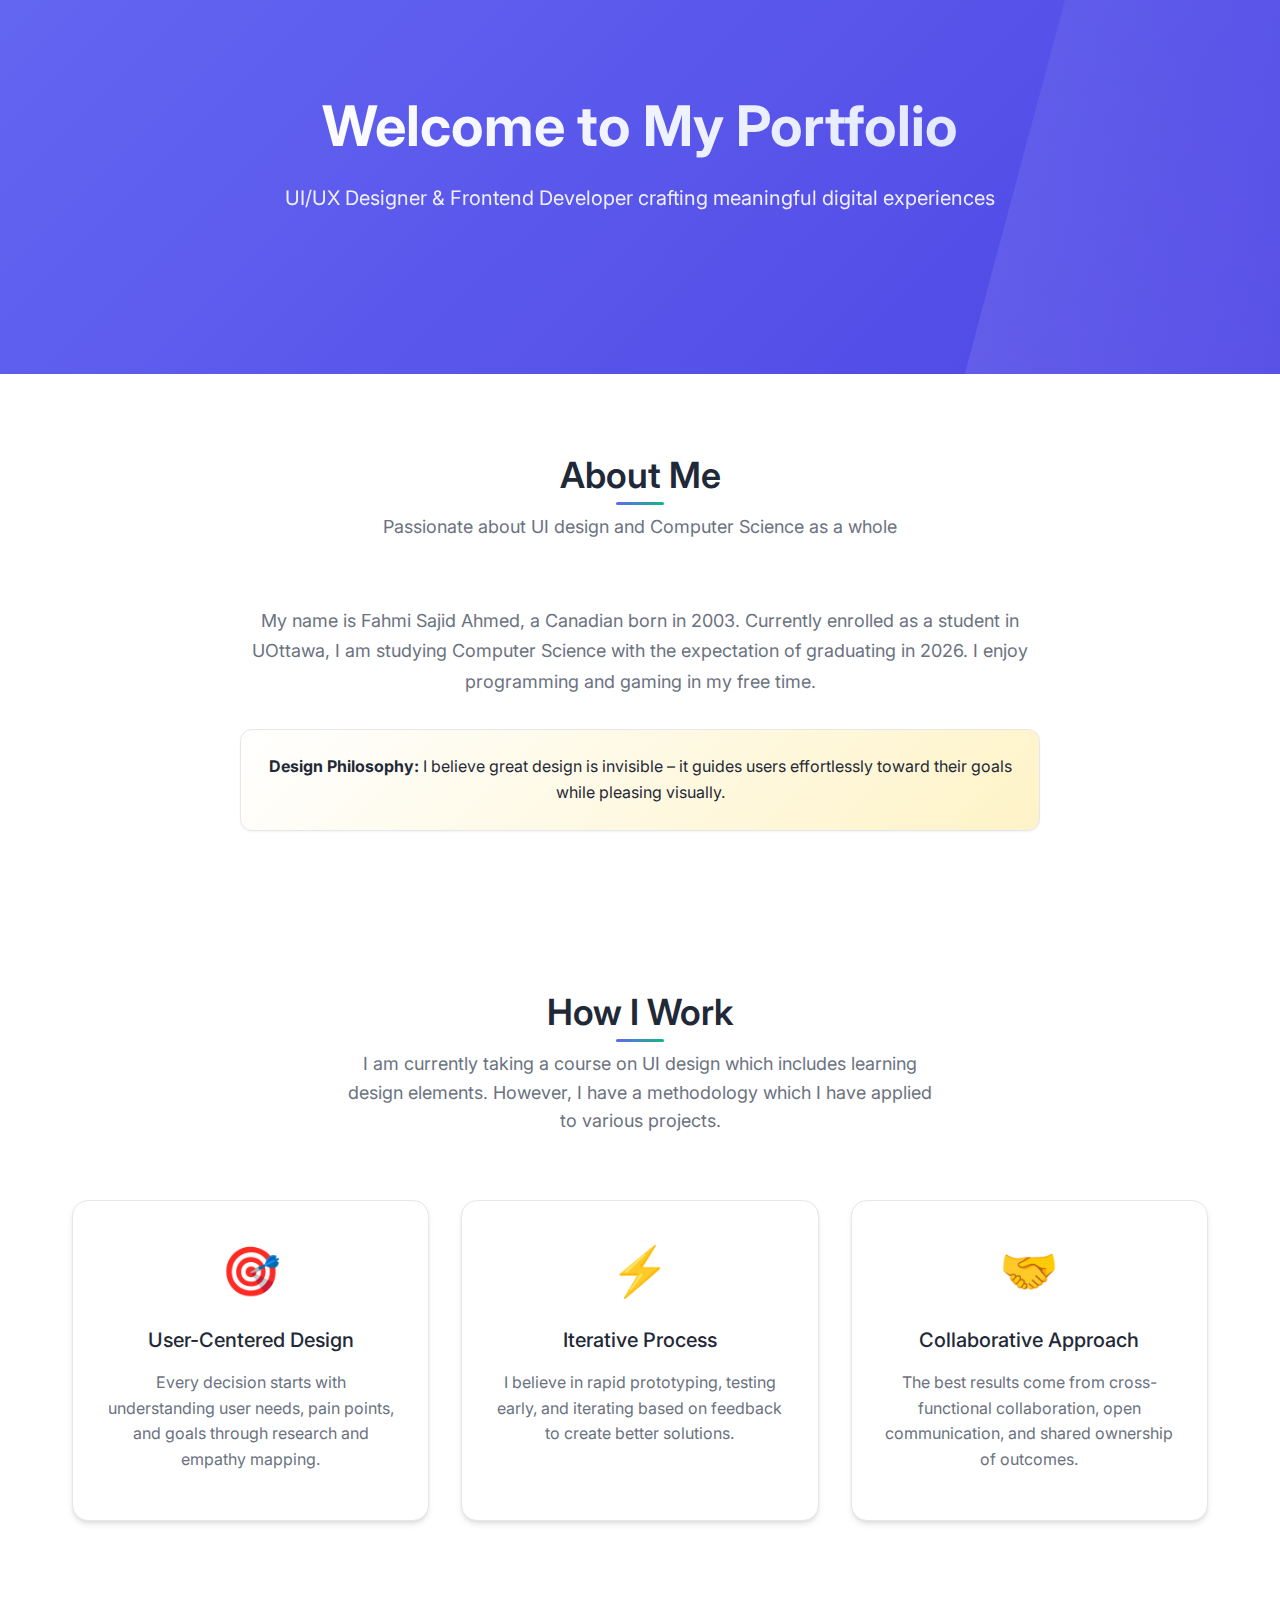
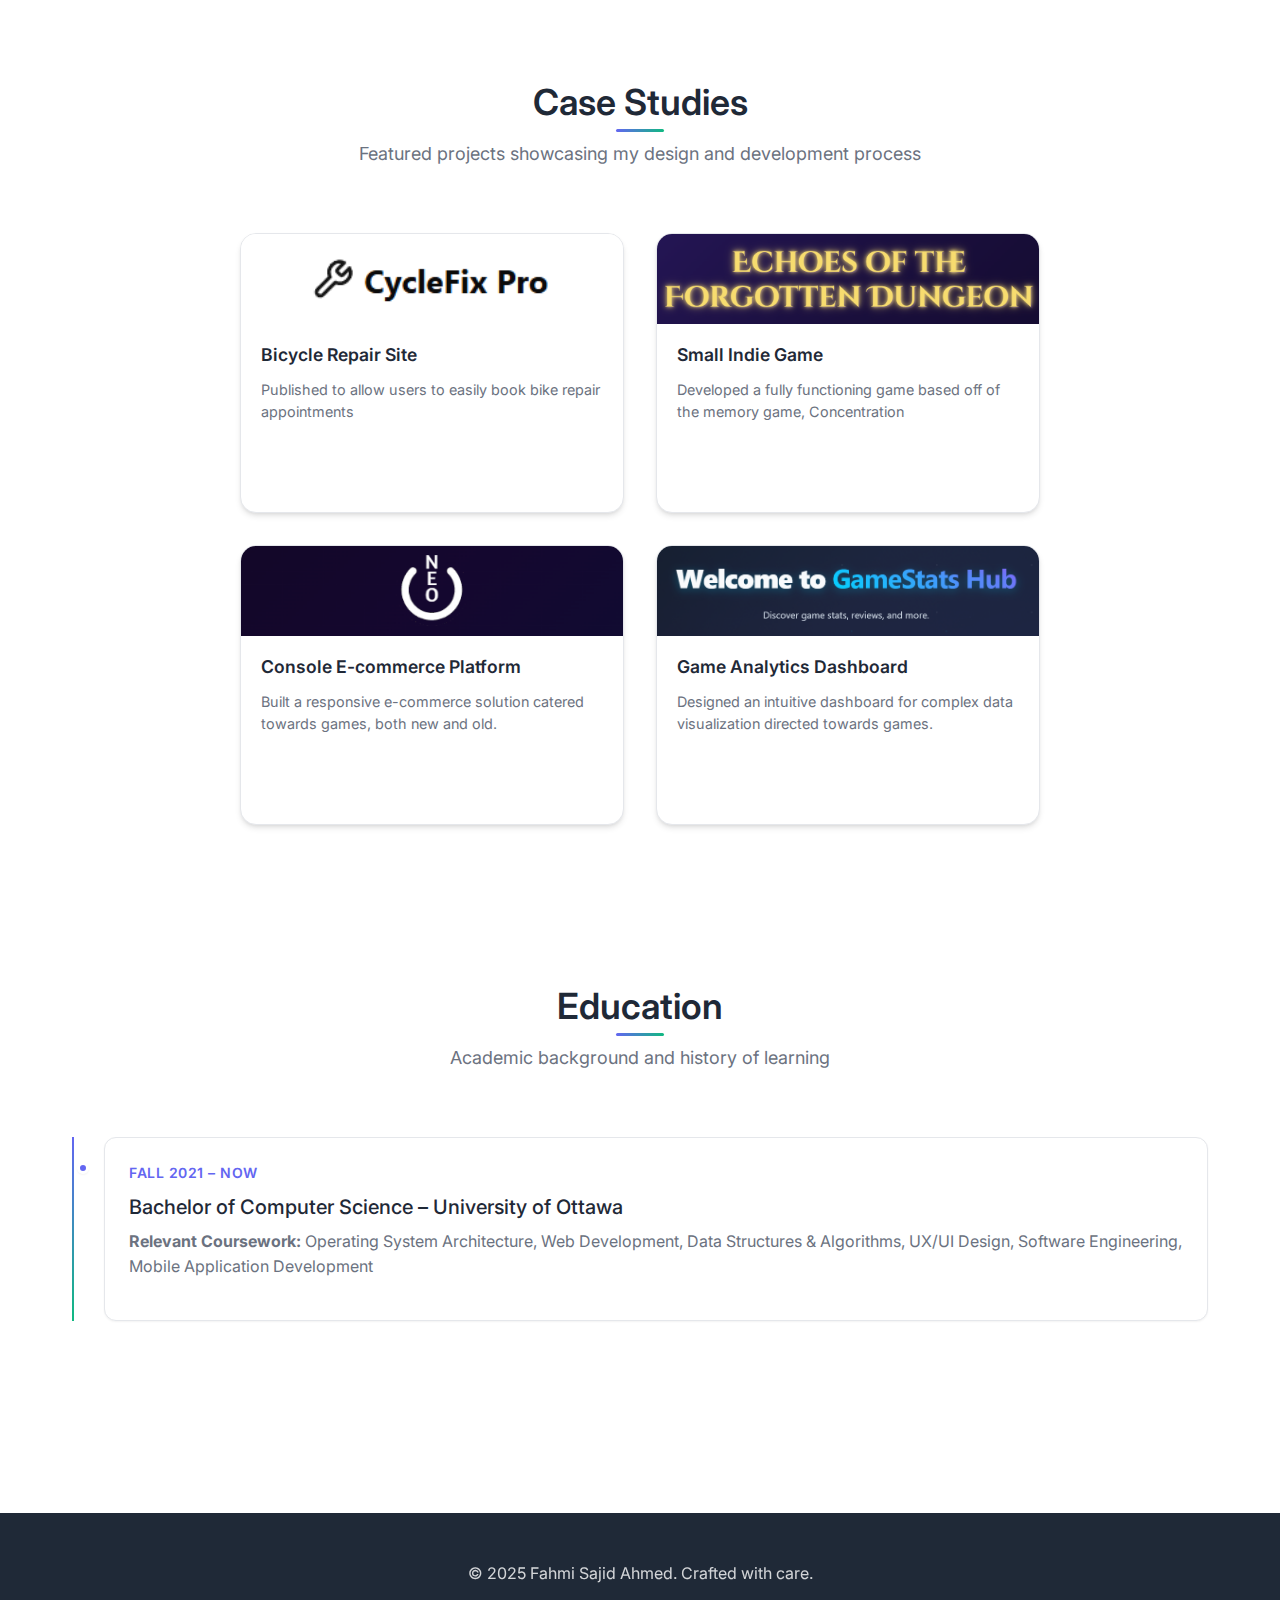
<file: index.html>
<!--
Name: Fahmi Sajid Ahmed
Student Number: 300250180
-->

<!DOCTYPE html>
<html lang="en">

<head>
  <meta charset="UTF-8">
  <meta name="viewport" content="width=device-width, initial-scale=1.0">
  <title>My Portfolio - UI/UX Designer & Developer</title>
  <link href="https://cdn.jsdelivr.net/npm/bootstrap@5.3.3/dist/css/bootstrap.min.css" rel="stylesheet"> <!--Bootstrap CSS-->
  <link href="https://fonts.googleapis.com/css2?family=Inter:wght@300;400;500;600;700&display=swap" rel="stylesheet"> <!--Typography-->
  <link href="portfolio.css" rel="stylesheet">
  <script src="portfolio.js"></script>
</head>

<body>
  <header>
    <div class="header-content">
      <h1 class="header-title">Welcome to My Portfolio</h1>
      <p class="header-subtitle">UI/UX Designer & Frontend Developer crafting meaningful digital experiences</p>
    </div>
  </header>

<!--About Section-->
  <section id="about">
    <div class="section-container">
      <div class="section-header">
        <h2 class="section-title">About Me</h2>
        <p class="section-description">Passionate about UI design and Computer Science as a whole</p>
      </div>
      <div class="about-content">
        <p class="about-text">
          My name is Fahmi Sajid Ahmed, a Canadian born in 2003. Currently enrolled as a student in UOttawa, I am studying Computer Science with the expectation of graduating in 2026. I enjoy programming and gaming in my free time.
        </p>
        <div class="fun-fact">
          <strong>Design Philosophy:</strong> I believe great design is invisible – it guides users effortlessly toward their goals while pleasing visually.
        </div>
      </div>
    </div>
  </section>

  <!--How I Work Section-->
  <section id="how-i-work">
    <div class="section-container">
      <div class="section-header">
        <h2 class="section-title">How I Work</h2>
        <p class="section-description">I am currently taking a course on UI design which includes learning design elements. However, I have a methodology which I have applied to various projects.</p>
      </div>
      <div class="work-methodology">
        <div class="methodology-card">
          <span class="methodology-icon">🎯</span>
          <h4>User-Centered Design</h4>
          <p>Every decision starts with understanding user needs, pain points, and goals through research and empathy mapping.</p>
        </div>
        <div class="methodology-card">
          <span class="methodology-icon">⚡</span>
          <h4>Iterative Process</h4>
          <p>I believe in rapid prototyping, testing early, and iterating based on feedback to create better solutions.</p>
        </div>
        <div class="methodology-card">
          <span class="methodology-icon">🤝</span>
          <h4>Collaborative Approach</h4>
          <p>The best results come from cross-functional collaboration, open communication, and shared ownership of outcomes.</p>
        </div>
      </div>
    </div>
  </section>

  <!--Case Studies Section-->
  <section id="case-studies">
    <div class="section-container">
      <div class="section-header">
        <h2 class="section-title">Case Studies</h2>
        <p class="section-description">Featured projects showcasing my design and development process</p>
      </div>
      <div class="case-studies-grid">
        <div class="case-study-card" onclick="openProject('https:\/\/seg-3125-a2-three.vercel.app/')">
          <div class="case-study-header cyclefix_pro">
          </div>
          <div class="case-study-content">
            <h4 class="case-study-title">Bicycle Repair Site</h4>
            <p class="case-study-description">Published to allow users to easily book bike repair appointments</p>
          </div>
        </div>
        <div class="case-study-card" onclick="openProject('https:\/\/fahmi-it.github.io/EchoesOfTheForgottenDungeon/')">
            <div class="case-study-header eotfd">
            </div>
            <div class="case-study-content">
              <h4 class="case-study-title">Small Indie Game</h4>
              <p class="case-study-description">Developed a fully functioning game based off of the memory game, Concentration</p>
            </div>
          </div>
        <div class="case-study-card" onclick="openProject('https:\/\/fahmi-it.github.io/a4/')">
          <div class="case-study-header neoshop">
          </div>
          <div class="case-study-content">
            <h4 class="case-study-title">Console E-commerce Platform</h4>
            <p class="case-study-description">Built a responsive e-commerce solution catered towards games, both new and old.</p>
          </div>
        </div>
        <div class="case-study-card" onclick="openProject('https:\/\/gamearchive-five.vercel.app/')">
          <div class="case-study-header gamestatshub">
          </div>
          <div class="case-study-content">
            <h4 class="case-study-title">Game Analytics Dashboard</h4>
            <p class="case-study-description">Designed an intuitive dashboard for complex data visualization directed towards games.</p>
          </div>
        </div>
      </div>
    </div>
  </section>

  <!--Education Section-->
  <section id="education">
    <div class="section-container">
      <div class="section-header">
        <h2 class="section-title">Education</h2>
        <p class="section-description">Academic background and history of learning</p>
      </div>
      <div class="timeline">
        <div class="timeline-item">
          <div class="timeline-date">Fall 2021 – Now</div>
          <h4 class="timeline-title">Bachelor of Computer Science – University of Ottawa</h4>
          <p class="timeline-description">
            <strong>Relevant Coursework:</strong> Operating System Architecture, Web Development, Data Structures & Algorithms, UX/UI Design, Software Engineering, Mobile Application Development
          </p>
        </div>
      </div>
    </div>
  </section>

  <footer>
    <div class="section-container">
      <p>&copy; 2025 Fahmi Sajid Ahmed. Crafted with care.</p>
    </div>
  </footer>

  <script src="https://cdn.jsdelivr.net/npm/bootstrap@5.3.3/dist/js/bootstrap.bundle.min.js"></script> <!--Bootstrap-->
</body>

</html>
</file>
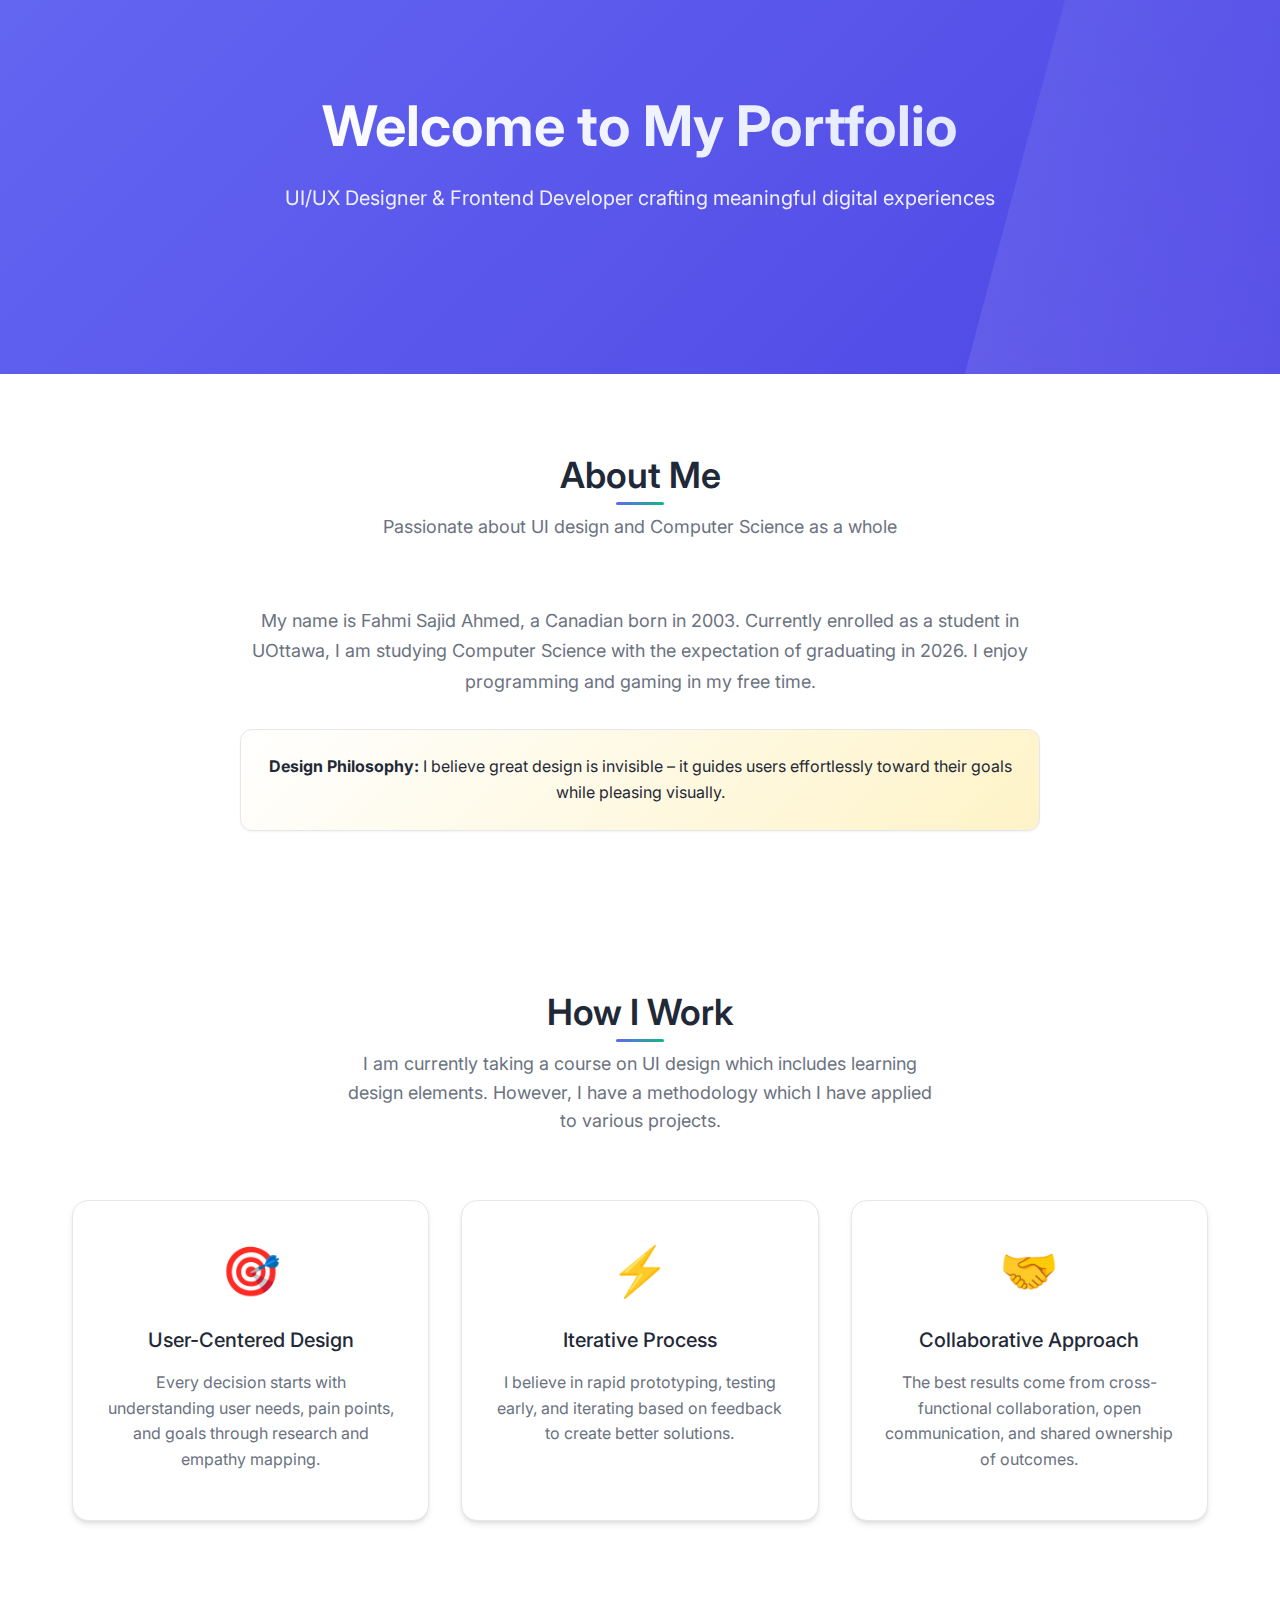
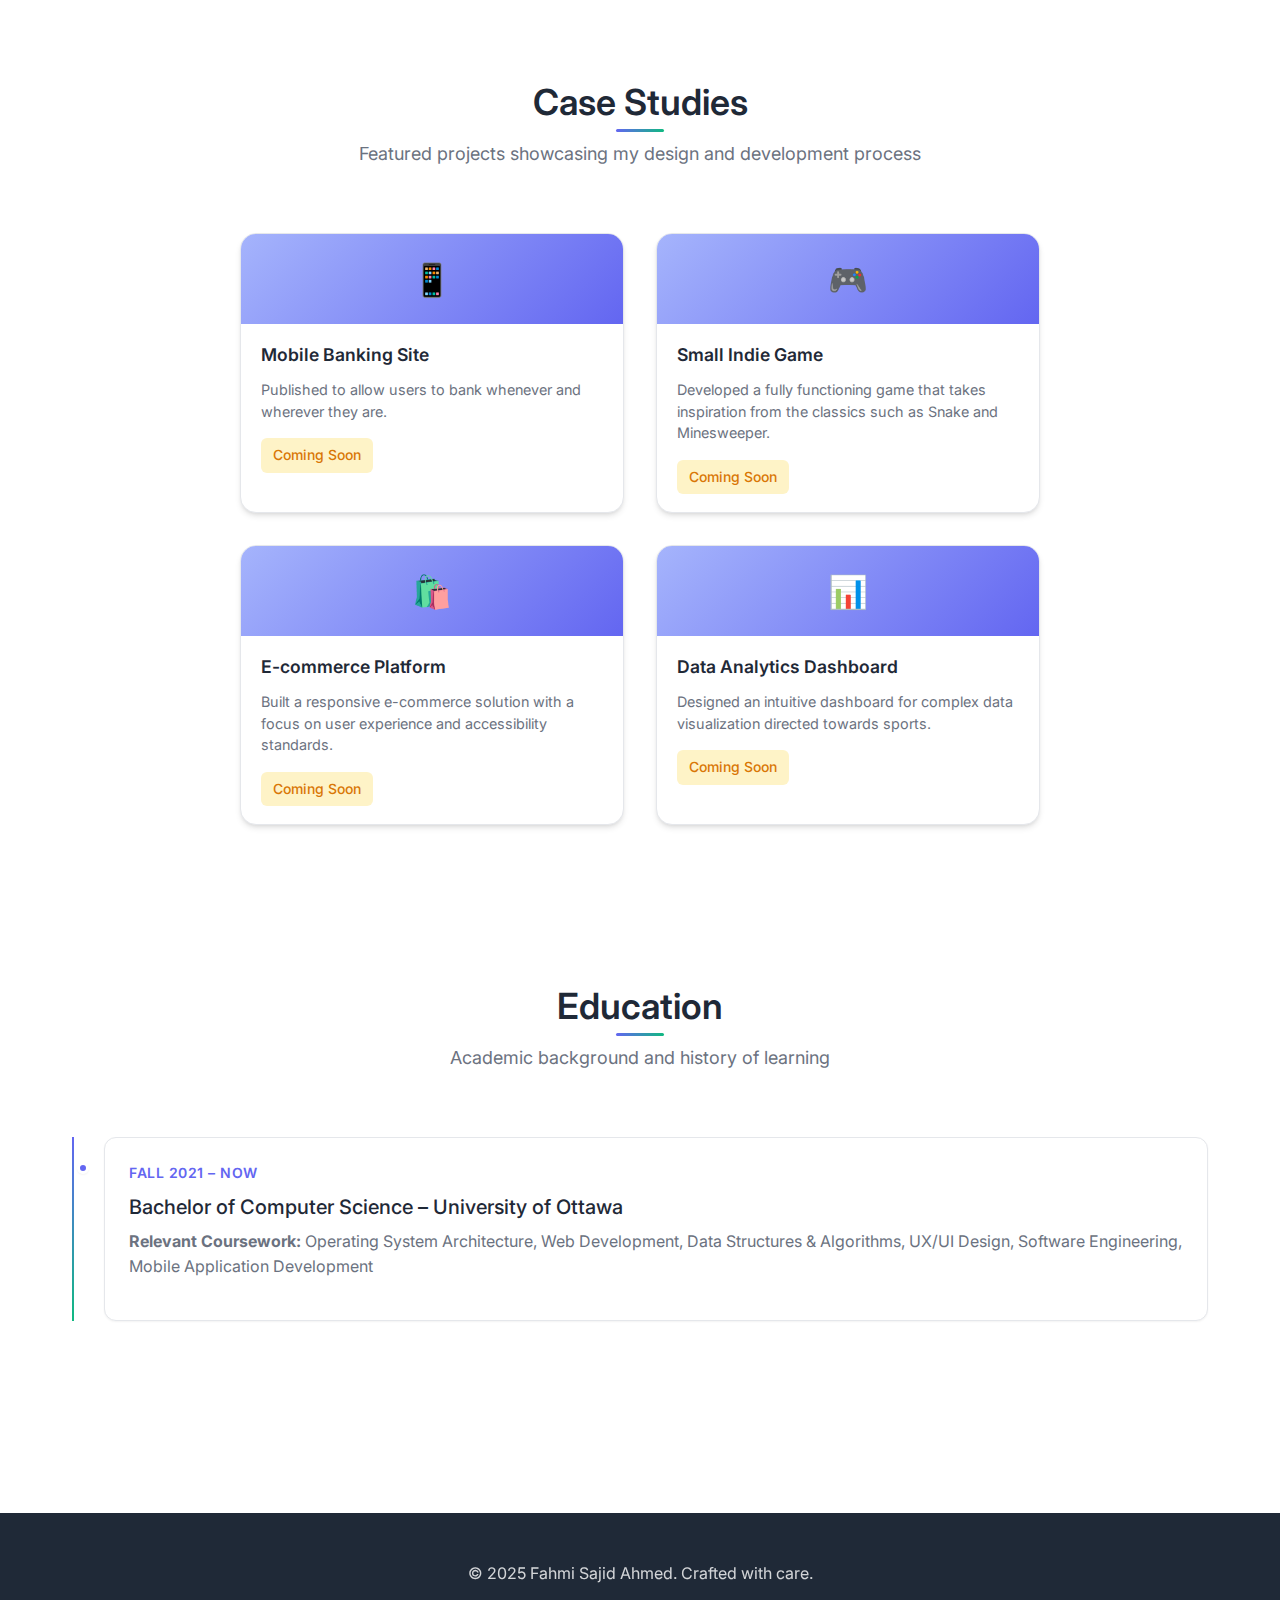
<file: portfolio.html>
<!--
Name: Fahmi Sajid Ahmed
Student Number: 300250180
-->

<!DOCTYPE html>
<html lang="en">

<head>
  <meta charset="UTF-8">
  <meta name="viewport" content="width=device-width, initial-scale=1.0">
  <title>My Portfolio - UI/UX Designer & Developer</title>
  <link href="https://cdn.jsdelivr.net/npm/bootstrap@5.3.3/dist/css/bootstrap.min.css" rel="stylesheet"> <!--Bootstrap CSS-->
  <link href="https://fonts.googleapis.com/css2?family=Inter:wght@300;400;500;600;700&display=swap" rel="stylesheet"> <!--Typography-->
  <link href="portfolio.css" rel="stylesheet">
</head>

<body>
  <header>
    <div class="header-content">
      <h1 class="header-title">Welcome to My Portfolio</h1>
      <p class="header-subtitle">UI/UX Designer & Frontend Developer crafting meaningful digital experiences</p>
    </div>
  </header>

<!--About Section-->
  <section id="about">
    <div class="section-container">
      <div class="section-header">
        <h2 class="section-title">About Me</h2>
        <p class="section-description">Passionate about UI design and Computer Science as a whole</p>
      </div>
      <div class="about-content">
        <p class="about-text">
          My name is Fahmi Sajid Ahmed, a Canadian born in 2003. Currently enrolled as a student in UOttawa, I am studying Computer Science with the expectation of graduating in 2026. I enjoy programming and gaming in my free time.
        </p>
        <div class="fun-fact">
          <strong>Design Philosophy:</strong> I believe great design is invisible – it guides users effortlessly toward their goals while pleasing visually.
        </div>
      </div>
    </div>
  </section>

  <!--How I Work Section-->
  <section id="how-i-work">
    <div class="section-container">
      <div class="section-header">
        <h2 class="section-title">How I Work</h2>
        <p class="section-description">I am currently taking a course on UI design which includes learning design elements. However, I have a methodology which I have applied to various projects.</p>
      </div>
      <div class="work-methodology">
        <div class="methodology-card">
          <span class="methodology-icon">🎯</span>
          <h4>User-Centered Design</h4>
          <p>Every decision starts with understanding user needs, pain points, and goals through research and empathy mapping.</p>
        </div>
        <div class="methodology-card">
          <span class="methodology-icon">⚡</span>
          <h4>Iterative Process</h4>
          <p>I believe in rapid prototyping, testing early, and iterating based on feedback to create better solutions.</p>
        </div>
        <div class="methodology-card">
          <span class="methodology-icon">🤝</span>
          <h4>Collaborative Approach</h4>
          <p>The best results come from cross-functional collaboration, open communication, and shared ownership of outcomes.</p>
        </div>
      </div>
    </div>
  </section>

  <!--Case Studies Section-->
  <section id="case-studies">
    <div class="section-container">
      <div class="section-header">
        <h2 class="section-title">Case Studies</h2>
        <p class="section-description">Featured projects showcasing my design and development process</p>
      </div>
      <div class="case-studies-grid">
        <div class="case-study-card">
          <div class="case-study-header">
            <span class="case-study-icon">📱</span>
          </div>
          <div class="case-study-content">
            <h4 class="case-study-title">Mobile Banking Site</h4>
            <p class="case-study-description">Published to allow users to bank whenever and wherever they are.</p>
            <span class="case-study-status">Coming Soon</span>
          </div>
        </div>
        <div class="case-study-card">
            <div class="case-study-header">
              <span class="case-study-icon">🎮</span>
            </div>
            <div class="case-study-content">
              <h4 class="case-study-title">Small Indie Game</h4>
              <p class="case-study-description">Developed a fully functioning game that takes inspiration from the classics such as Snake and Minesweeper.</p>
              <span class="case-study-status">Coming Soon</span>
            </div>
          </div>
        <div class="case-study-card">
          <div class="case-study-header">
            <span class="case-study-icon">🛍️</span>
          </div>
          <div class="case-study-content">
            <h4 class="case-study-title">E-commerce Platform</h4>
            <p class="case-study-description">Built a responsive e-commerce solution with a focus on user experience and accessibility standards.</p>
            <span class="case-study-status">Coming Soon</span>
          </div>
        </div>
        <div class="case-study-card">
          <div class="case-study-header">
            <span class="case-study-icon">📊</span>
          </div>
          <div class="case-study-content">
            <h4 class="case-study-title">Data Analytics Dashboard</h4>
            <p class="case-study-description">Designed an intuitive dashboard for complex data visualization directed towards sports.</p>
            <span class="case-study-status">Coming Soon</span>
          </div>
        </div>
      </div>
    </div>
  </section>

  <!--Education Section-->
  <section id="education">
    <div class="section-container">
      <div class="section-header">
        <h2 class="section-title">Education</h2>
        <p class="section-description">Academic background and history of learning</p>
      </div>
      <div class="timeline">
        <div class="timeline-item">
          <div class="timeline-date">Fall 2021 – Now</div>
          <h4 class="timeline-title">Bachelor of Computer Science – University of Ottawa</h4>
          <p class="timeline-description">
            <strong>Relevant Coursework:</strong> Operating System Architecture, Web Development, Data Structures & Algorithms, UX/UI Design, Software Engineering, Mobile Application Development
          </p>
        </div>
      </div>
    </div>
  </section>

  <footer>
    <div class="section-container">
      <p>&copy; 2025 Fahmi Sajid Ahmed. Crafted with care.</p>
    </div>
  </footer>

  <script src="https://cdn.jsdelivr.net/npm/bootstrap@5.3.3/dist/js/bootstrap.bundle.min.js"></script> <!--Bootstrap-->
</body>

</html>
</file>
<file: portfolio.css>
/*
Name: Fahmi Sajid Ahmed
Student Number: 300250180
*/

/*Reference Variables*/
:root {
    --primary-color: #6366f1;
    --primary-dark: #4f46e5;
    --primary-light: #a5b4fc;
    --secondary-color: #10b981;
    --accent-color: #f59e0b;
    --text-primary: #1f2937;
    --text-secondary: #6b7280;
    --text-muted: #9ca3af;
    --bg-primary: #ffffff;
    --border-color: #e5e7eb; /*subtle off-white color*/
    --shadow-sm: 0 1px 2px 0 rgb(0 0 0 / 0.05);
    --shadow-md: 0 4px 6px -1px rgb(0 0 0 / 0.1), 0 2px 4px -2px rgb(0 0 0 / 0.1);
    --shadow-lg: 0 10px 15px -3px rgb(0 0 0 / 0.1), 0 4px 6px -4px rgb(0 0 0 / 0.1);
    --radius-sm: 0.375rem;
    --radius-md: 0.5rem;
    --radius-lg: 0.75rem;
    --radius-xl: 1rem;
  }
  
  /*CSS for every element (because I do not want to copy-paste)*/
  * {
    margin: 0;
    padding: 0;
    box-sizing: border-box;
  }
  
  body {
    font-family: 'Inter', -apple-system, BlinkMacSystemFont, sans-serif;
    font-weight: 400;
    line-height: 1.6;
    color: var(--text-primary);
    background-color: var(--bg-primary);
    -webkit-font-smoothing: antialiased;
    -moz-osx-font-smoothing: grayscale;
  }
  
  h1 { font-size: 3.5rem; font-weight: 700; line-height: 1.1; }
  h2 { font-size: 2.25rem; font-weight: 600; line-height: 1.2; }
  h3 { font-size: 1.5rem; font-weight: 600; line-height: 1.3; }
  h4 { font-size: 1.25rem; font-weight: 500; line-height: 1.4; }
  h5 { font-size: 1.125rem; font-weight: 500; line-height: 1.4; }
  
  @media (max-width: 768px) {
    h1 { font-size: 2.5rem; }
    h2 { font-size: 1.875rem; }
  }
  
  header {
    background: linear-gradient(135deg, var(--primary-color), var(--primary-dark));
    color: white;
    padding: 6rem 0 8rem;
    text-align: center;
    position: relative;
    overflow: hidden;
  }
  
  header::before {
    content: "";
    position: absolute;
    top: -50%;
    right: -20%;
    width: 40%;
    height: 200%;
    background: linear-gradient(45deg, rgba(255,255,255,0.1), transparent);
    transform: rotate(15deg);
    pointer-events: none;
  }
  
  .header-content {
    position: relative;
    z-index: 2;
    max-width: 800px;
    margin: 0 auto;
    padding: 0 2rem;
  }
  
  .header-title {
    margin-bottom: 1.5rem;
    background: linear-gradient(135deg, #ffffff, #e0e7ff);
    -webkit-background-clip: text;
    -webkit-text-fill-color: transparent;
    background-clip: text;
  }
  
  .header-subtitle {
    font-size: 1.25rem;
    font-weight: 400;
    opacity: 0.9;
    margin-bottom: 2rem;
  }
  
  section {
    padding: 5rem 0;
    position: relative;
  }
  
  .section-container {
    max-width: 1200px;
    margin: 0 auto;
    padding: 0 2rem;
  }
  
  .section-header {
    text-align: center;
    margin-bottom: 4rem;
  }
  
  .section-title {
    color: var(--text-primary);
    margin-bottom: 1rem;
    position: relative;
    display: inline-block;
  }
  
  .section-title::after {
    content: "";
    position: absolute;
    bottom: -0.5rem;
    left: 50%;
    transform: translateX(-50%);
    width: 3rem;
    height: 3px;
    background: linear-gradient(90deg, var(--primary-color), var(--secondary-color));
    border-radius: 2px;
  }
  
  .section-description {
    color: var(--text-secondary);
    font-size: 1.125rem;
    max-width: 600px;
    margin: 0 auto;
  }
  
  .about-content {
    max-width: 800px;
    margin: 0 auto;
    text-align: center;
  }
  
  .about-text {
    font-size: 1.125rem;
    line-height: 1.7;
    color: var(--text-secondary);
    margin-bottom: 2rem;
  }
  
  .fun-fact {
    background: linear-gradient(135deg, var(--bg-primary), #fef3c7);
    border: 1px solid var(--border-color);
    border-radius: var(--radius-lg);
    padding: 1.5rem;
    margin-top: 2rem;
    position: relative;
    box-shadow: var(--shadow-sm);
  }
  
  .fun-fact::before {
    font-size: 1.5rem;
    position: absolute;
    top: -0.75rem;
    left: 1.5rem;
    background: var(--bg-primary);
    padding: 0 0.5rem;
  }
  
  .work-methodology {
    display: grid;
    grid-template-columns: repeat(auto-fit, minmax(300px, 1fr));
    gap: 2rem;
    margin-top: 3rem;
  }
  
  .methodology-card {
    background: var(--bg-primary);
    border-radius: var(--radius-xl);
    padding: 2rem;
    text-align: center;
    box-shadow: var(--shadow-md);
    transition: all 0.3s ease;
    border: 1px solid var(--border-color);
  }
  
  .methodology-card:hover {
    transform: translateY(-4px);
    box-shadow: var(--shadow-lg);
  }
  
  .methodology-icon {
    font-size: 3rem;
    margin-bottom: 1rem;
    display: block;
  }
  
  .methodology-card h4 {
    color: var(--text-primary);
    margin-bottom: 1rem;
  }
  
  .methodology-card p {
    color: var(--text-secondary);
    line-height: 1.6;
  }
  
  .timeline {
    position: relative;
    padding-left: 2rem;
  }
  
  .timeline::before {
    content: "";
    position: absolute;
    left: 0;
    top: 0;
    bottom: 0;
    width: 2px;
    background: linear-gradient(to bottom, var(--primary-color), var(--secondary-color));
  }
  
  .timeline-item {
    position: relative;
    margin-bottom: 3rem;
    background: var(--bg-primary);
    border-radius: var(--radius-lg);
    padding: 1.5rem;
    box-shadow: var(--shadow-sm);
    border: 1px solid var(--border-color);
  }
  
  .timeline-item::before {
    content: "";
    position: absolute;
    left: -1.75rem;
    top: 1.5rem;
    width: 12px;
    height: 12px;
    background: var(--primary-color);
    border: 3px solid var(--bg-primary);
    border-radius: 50%;
    box-shadow: var(--shadow-sm);
  }
  
  .timeline-date {
    color: var(--primary-color);
    font-weight: 600;
    font-size: 0.875rem;
    text-transform: uppercase;
    letter-spacing: 0.5px;
    margin-bottom: 0.5rem;
  }
  
  .timeline-title {
    color: var(--text-primary);
    margin-bottom: 0.5rem;
  }
  
  .timeline-description {
    color: var(--text-secondary);
    line-height: 1.6;
  }
  
  .case-studies-grid {
    display: grid;
    grid-template-columns: repeat(2, 1fr);
    grid-template-rows: repeat(2, 1fr);
    gap: 2rem;
    max-width: 800px;
    margin: 3rem auto 0;
  }
  
  .case-studies-grid .case-study-card {
    width: 100%;
    height: 280px;
  }
  
  .case-study-card {
    background: var(--bg-primary);
    border-radius: var(--radius-xl);
    overflow: hidden;
    box-shadow: var(--shadow-md);
    border: 1px solid var(--border-color);
    transition: all 0.3s ease;
    position: relative;
  }
  
  .case-study-card:hover {
    transform: translateY(-8px) scale(1.05);
    box-shadow: var(--shadow-lg);
    z-index: 10;
  }
  
  .case-study-header {
    background: linear-gradient(135deg, var(--primary-light), var(--primary-color));
    height: 90px;
    display: flex;
    align-items: center;
    justify-content: center;
    position: relative;
    overflow: hidden;
  }
  
  .case-study-header::before {
    content: "";
    position: absolute;
    width: 100%;
    height: 100%;
  }
  
  .case-study-icon {
    font-size: 2rem;
    color: white;
    z-index: 1;
    position: relative;
  }
  
  .case-study-content {
    padding: 1.25rem;
  }
  
  .case-study-title {
    color: var(--text-primary);
    margin-bottom: 0.75rem;
    font-size: 1.1rem;
    font-weight: 600;
    line-height: 1.3;
  }
  
  .case-study-description {
    color: var(--text-secondary);
    line-height: 1.5;
    margin-bottom: 1rem;
    font-size: 0.9rem;
  }
  
  .case-study-status {
    display: inline-flex;
    align-items: center;
    padding: 0.375rem 0.75rem;
    background-color: #fef3c7;
    color: #d97706;
    border-radius: var(--radius-sm);
    font-size: 0.875rem;
    font-weight: 500;
  }
  
  footer {
    background: var(--text-primary);
    color: white;
    text-align: center;
    padding: 3rem 0;
    margin-top: 4rem;
  }
  
  footer p {
    opacity: 0.8;
    margin: 0;
  }
  
  @media (max-width: 768px) {
    section {
      padding: 3rem 0;
    }
    
    .section-container {
      padding: 0 1rem;
    }
  
    .work-methodology {
      grid-template-columns: 1fr;
      gap: 1.5rem;
    }
  
    .case-studies-grid {
      grid-template-columns: 1fr;
      gap: 1.5rem;
      max-width: 100%;
    }
  
    .case-studies-grid .case-study-card {
      width: 100%;
      height: auto;
    }
  
    .methodology-card,
    .timeline-item,
    .case-study-card {
      padding: 1.25rem;
    }
  
    header {
      padding: 4rem 0 6rem;
    }
  }
  
  /*Animation*/
  @keyframes fadeInUp {
    from {
      opacity: 0;
      transform: translateY(30px);
    }
    to {
      opacity: 1;
      transform: translateY(0);
    }
  }
  
  .section-container > * {
    animation: fadeInUp 0.6s ease-out;
  }

  .cyclefix_pro {
    background: url('./screenshots/cyclefixpro.png') center/cover no-repeat;
  }

  .eotfd {
    background: url('./screenshots/eotfd.png') center/cover no-repeat;
  }

  .gamestatshub {
    background: url('./screenshots/gamestatshub.png') center/cover no-repeat;
  }

  .neoshop {
    background: url('./screenshots/neoshop.png') center/cover no-repeat;
  }
</file>
